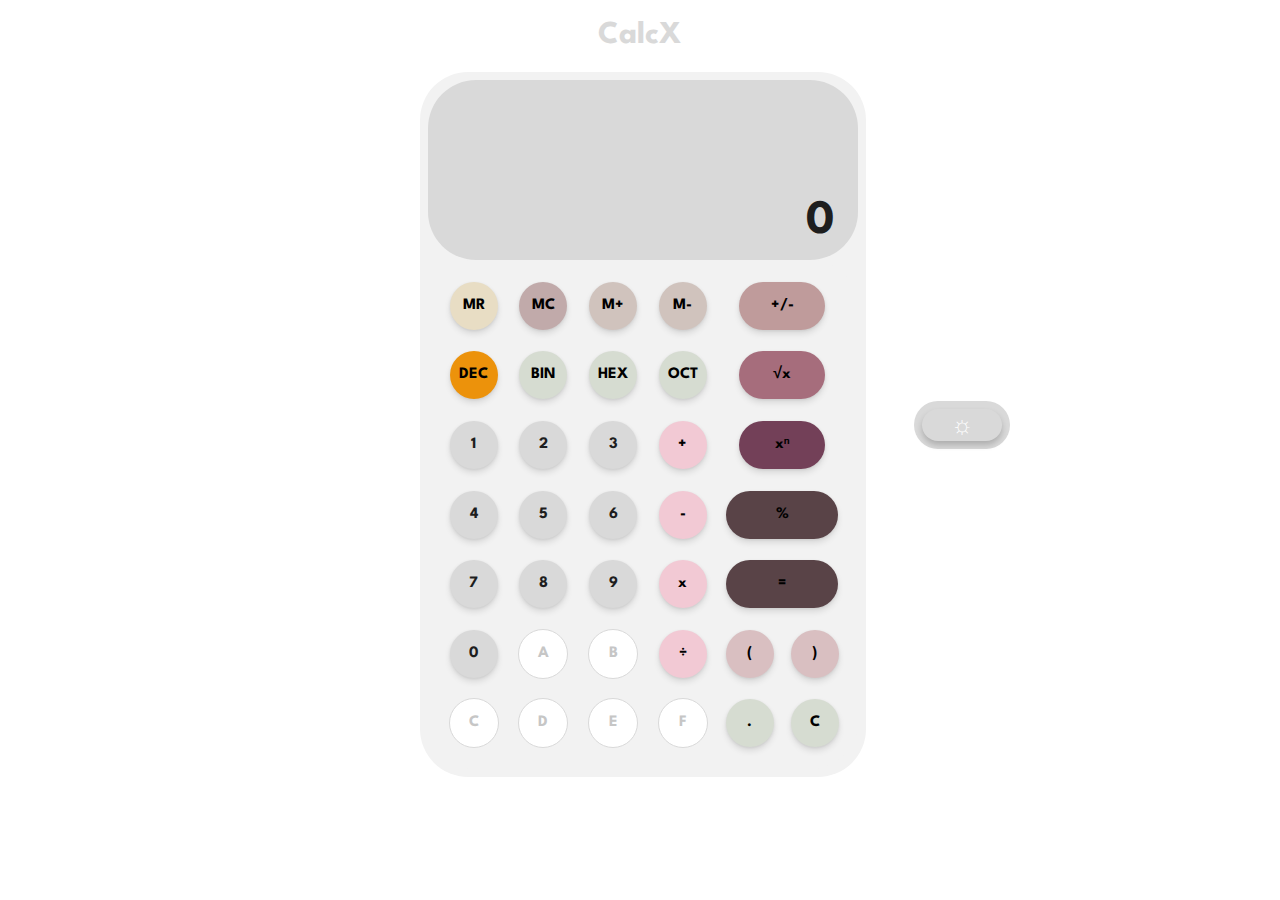
<file: index.html>
<!DOCTYPE html>
<html lang="en">
<head>
    <meta charset="UTF-8">
    <title>Calculator</title>
    <link rel="stylesheet" href="css/style.css">
    <link href="https://fonts.googleapis.com/css2?family=Inter:wght@400;500;700&display=swap" rel="stylesheet">
    <link rel="stylesheet" href="https://fonts.googleapis.com/css2?family=League+Spartan:wght@400;700&display=swap">
</head>
<body>

<h1>CalcX</h1>

<div class="container">

    <div class="calculator">
        <div class="screen">
            <div id="input" class="input-line line"></div>
            <div id="output" class="output-line line">0</div>
        </div>

        <div class="buttons">
            <div class="btn memory_recall">MR</div>
            <div class="btn memory_clean">MC</div>
            <div class="btn memory_plus">M+</div>
            <div class="btn memory_minus">M-</div>
            <div class="btn functional clear">C</div>

            <div class="btn functional upper dec active-btn">dec</div>
            <div class="btn functional upper bin">bin</div>
            <div class="btn functional upper hex">hex</div>
            <div class="btn functional upper oct">oct</div>

            <div class="btn number one">1</div>
            <div class="btn number two">2</div>
            <div class="btn number three">3</div>
            <div class="btn number four">4</div>
            <div class="btn number five">5</div>
            <div class="btn number six">6</div>
            <div class="btn number seven">7</div>
            <div class="btn number eight">8</div>
            <div class="btn number nine">9</div>
            <div class="btn number zero">0</div>

            <div class="btn blocked-btn upper number a">a</div>
            <div class="btn blocked-btn upper number b">b</div>
            <div class="btn blocked-btn upper number c">c</div>
            <div class="btn blocked-btn upper number d">d</div>
            <div class="btn blocked-btn upper number e">e</div>
            <div class="btn blocked-btn upper number f">f</div>

            <div class="btn functional decimal">.</div>
            <div class="btn rest">%</div>
                    <!-- () -->
            <div class="btn brackets" data-type="open">(</div>
            <div class="btn brackets" data-type="close">)</div>

            <div class="btn operations plus">+</div>
            <div class="btn operations minus">-</div>
            <div class="btn operations multiplication">x</div>
            <div class="btn operations division">÷</div>

            <div class="btn sign">+/-</div>
            <div class="btn square">√x</div>
            <div class="btn power">x&#8319;</div>
            <div class="btn equal">=</div>
        </div>
    </div>

    <div class="theme-container">
        <div class="switch">
            <span class="theme-icon">&#9788;</span>
        </div>
    </div>

</div>
<script type="module" src="js/script.js"></script>
</body>
</html>
</file>
<file: css/style.css>
:root {
  --functional-background: #D6DCD1;
  --operations-background: #F2C9D4;
  --mr-background: #e8ddc4;
  --mc-background: #C1AAAA;
  --mplus-background: #D0C3BD;
  --mminus-background: #D0C3BD;
  --sign-background: #BF9B9B;
  --square-background: #A66D7C;
  --power-background: #734058;
  --equal-background: #594347;
  --btn-height: 12px;
  --btn-width: 12px;
}

[data-theme=light] {
  --text-color: #D9D9D9;
  --number-text-color: #1E1E1E;
  --blocked-background: #fff;
  --blocked-border: #D9D9D9;
  --blocked-text: #c6c6c6;
  --background-color: #fff;
  --calculator-background: #F2F2F2;
  --screen-background: #D9D9D9;
  --number-background: #D9D9D9;
  --btn-hover-filter: 90%;
  --output-text-color: #1E1E1E;
  --input-text-color: #737373;
}

[data-theme=dark] {
  --text-color: #1E1E1E;
  --number-text-color: #A66D7C;
  --blocked-background: #3B3B3B;
  --blocked-border: #1E1E1E;
  --blocked-text: #262626;
  --background-color: #3B3B3B;
  --calculator-background: #262626;
  --screen-background: #1E1E1E;
  --number-background: #1E1E1E;
  --btn-hover-filter: 120%;
  --output-text-color: #A66D7C;
  --input-text-color: #b6b6b6;
}

body {
  margin: 0;
  display: flex;
  flex-direction: column;
  align-items: center;
  font-family: "League Spartan", sans-serif;
  transition: background-color 1s ease, color 1s ease;
  background: var(--background-color);
}

h1 {
  color: var(--text-color);
  font-family: "League Spartan", sans-serif;
}

.container {
  display: flex;
  gap: 48px;
  align-items: center;
  overflow: hidden;
  margin-left: 150px;
}

.theme-container {
  display: flex;
  justify-content: center;
  align-items: center;
  background-color: var(--screen-background);
  border-radius: 48px;
  padding: 8px;
}
.theme-container .switch {
  background-color: var(--screen-background);
  border-radius: 24px;
  width: 80px;
  height: 32px;
  display: flex;
  user-select: none;
  justify-content: center;
  align-items: center;
  cursor: pointer;
  box-shadow: 0 4px 6px rgba(0, 0, 0, 0.2);
  transition: box-shadow 0.3s ease, transform 0.3s ease;
}
.theme-container .switch .theme-icon {
  font-size: 24px;
  color: var(--background-color);
  transition: color 0.3s ease;
}

.calculator {
  background-color: var(--calculator-background);
  padding: 8px;
  width: fit-content;
  border-radius: 48px;
}
.calculator .screen {
  background-color: var(--screen-background);
  height: 180px;
  width: 100%;
  border-radius: 48px;
  display: flex;
  flex-direction: column;
  gap: 24px;
}
.calculator .screen .line {
  height: 100%;
  display: flex;
  align-items: end;
  justify-content: end;
  white-space: pre;
  box-sizing: border-box;
  padding: 16px 24px 16px 16px;
}
.calculator .screen .input-line {
  font-family: "League Spartan", sans-serif;
  font-weight: bold;
  letter-spacing: 1px;
  font-size: 16px;
  max-width: 392px;
  display: flex;
  flex-wrap: wrap;
  color: var(--input-text-color);
}
sup {
  margin-bottom: 8px;
}
.blinking-cursor {
  display: inline-block;
  margin-bottom: 2px;
  width: 2px;
  height: 0.8em;
  margin-left: 2px;
  background-color: var(--input-text-color);
  animation: blink 1s step-start infinite;
  vertical-align: bottom;
}
.calculator .screen .output-line {
  font-family: "League Spartan", sans-serif;
  font-weight: bold;
  font-size: 48px;
  color: var(--output-text-color);
}
.calculator .buttons {
  background-color: var(--calculator-background);
  width: fit-content;
  border-radius: 48px;
  padding: 16px;
  display: grid;
  grid-template-columns: 60px 60px 60px 60px calc(60px - 0.3em) calc(60px - 0.3em);
  grid-template-rows: repeat(7, 60px);
  grid-column-gap: 0.6em;
  grid-row-gap: 0.6em;
  grid-template-areas:
  "memory_recall memory_clean memory_plus memory_minus sign sign"
  "dec bin hex oct square square"
  "one two three plus power power"
  "four five six minus rest rest"
  "seven eight nine multiplication equal equal"
  "zero a b division open close"
  "c d e f decimal clear";
  justify-items: center;
  align-items: center;
}
.calculator .buttons .btn {
  box-sizing: border-box;
  border-radius: 50%;
  padding: 24px;
  display: flex;
  user-select: none;
  align-items: center;
  justify-content: center;
  line-height: 1;
  font-weight: bold;
  cursor: pointer;
  width: 12px;
  height: 12px;
  box-shadow: 0 4px 6px rgba(0, 0, 0, 0.1), 0 1px 3px rgba(0, 0, 0, 0.08);
  transition: all 0.3s ease;
  transition: color 0ms ease;
}
.calculator .buttons .btn:hover:not(.blocked-btn) {
  box-shadow: 0 8px 12px rgba(0, 0, 0, 0.15), 0 2px 4px rgba(0, 0, 0, 0.1);
  filter: brightness(var(--btn-hover-filter));
}
.calculator .buttons .btn:active {
  animation: flash-btn 2s forwards;
}
.calculator .buttons .dec {
  grid-area: dec;
}
.calculator .buttons .bin {
  grid-area: bin;
}
.calculator .buttons .oct {
  grid-area: oct;
}
.calculator .buttons .hex {
  grid-area: hex;
}
.calculator .buttons .one {
  grid-area: one;
}
.calculator .buttons .two {
  grid-area: two;
}
.calculator .buttons .three {
  grid-area: three;
}
.calculator .buttons .four {
  grid-area: four;
}
.calculator .buttons .five {
  grid-area: five;
}
.calculator .buttons .six {
  grid-area: six;
}
.calculator .buttons .seven {
  grid-area: seven;
}
.calculator .buttons .eight {
  grid-area: eight;
}
.calculator .buttons .nine {
  grid-area: nine;
}
.calculator .buttons .zero {
  grid-area: zero;
}
.container .buttons .rest {
  grid-area: rest;
  background-color: #594347;
  border-radius: 24px;
  padding: 24px 56px;
  width: 24px;
}
.calculator .buttons .number {
  color: var(--number-text-color);
  background-color: var(--number-background);
}
.calculator .buttons .a {
  grid-area: a;
}
.calculator .buttons .b {
  grid-area: b;
}
.calculator .buttons .c {
  grid-area: c;
}
.calculator .buttons .d {
  grid-area: d;
}
.calculator .buttons .e {
  grid-area: e;
}
.calculator .buttons .f {
  grid-area: f;
}
.calculator .buttons .operations {
  background-color: #F2C9D4;
}
.calculator .buttons .plus {
  grid-area: plus;
}
.calculator .buttons .minus {
  grid-area: minus;
}
.calculator .buttons .multiplication {
  grid-area: multiplication;
}
.calculator .buttons .division {
  grid-area: division;
}
.calculator .buttons .functional {
  background-color: #D6DCD1;
}
.calculator .buttons .memory_recall {
  background-color: #e8ddc4;
  grid-area: memory_recall;
}
.calculator .buttons .memory_clean {
  background-color: #C1AAAA;
  grid-area: memory_clean;
}
.calculator .buttons .memory_plus {
  background-color: #D0C3BD;
  grid-area: memory_plus;
}
.calculator .buttons .memory_minus {
  background-color: #D0C3BD;
  border-radius: 24px;
  grid-area: memory_minus;
}
.calculator .buttons .clear {
  grid-area: clear;
}
.calculator .buttons .sign {
  background-color: #BF9B9B;
  grid-area: sign;
  border-radius: 24px;
  width: 24px;
}
.calculator .buttons .square {
  background-color: #A66D7C;
  grid-area: square;
  border-radius: 24px;
  width: 24px;
}
.calculator .buttons .power {
  background-color: #734058;
  grid-area: power;
  border-radius: 24px;
  width: 24px;
}
.calculator .buttons .equal {
  background-color: #594347;
  grid-area: equal;
  border-radius: 24px;
  padding: 24px 56px;
  width: 24px;
}

.calculator .buttons .equal:active {
  animation: flash-equal 2s forwards;
}

.calculator .buttons .power, .calculator .buttons .square, .calculator .buttons .sign {
  padding: 24px 43.2px;
  border-radius: 24px;
  width: 24px;
  align-self: center;
}

.calculator .buttons .brackets[data-type="open"] {
  grid-area: open;
  background-color: #D9BFC1;
}

.calculator .buttons .brackets[data-type="close"] {
  grid-area: close;
  background-color: #D9BFC1;
}
.calculator .buttons .active-btn {
  background-color: #ec920b;
}
.calculator .buttons .blocked-btn {
  background: var(--blocked-background);
  border: 1px solid var(--blocked-border);
  box-shadow: none;
  color: var(--blocked-text);
}
.upper {
  text-transform: uppercase;
}

@keyframes flash-equal {
  0%   {
    background-color: var(--equal-background);
    transform: scale(0.5);
  }
  10%  { background-color: #ec920b; }
  50% {
    transform: scale(1.5);
  }
  90%  { background-color: var(--power-background); }
  95% {
    background-color: var(--equal-background);
    transform: scale(1);
  }
}

@keyframes flash-btn {
  0%   {
    filter: brightness(calc(var(--btn-hover-filter) * 1.2));
    transform: scale(0.5);
  }
  50% {
    transform: scale(1.5);
  }
  95% {
    filter: brightness(calc(var(--btn-hover-filter)));
    transform: scale(1);
  }
}

@keyframes blink {
  50% {
    opacity: 0;
  }
}
</file>
